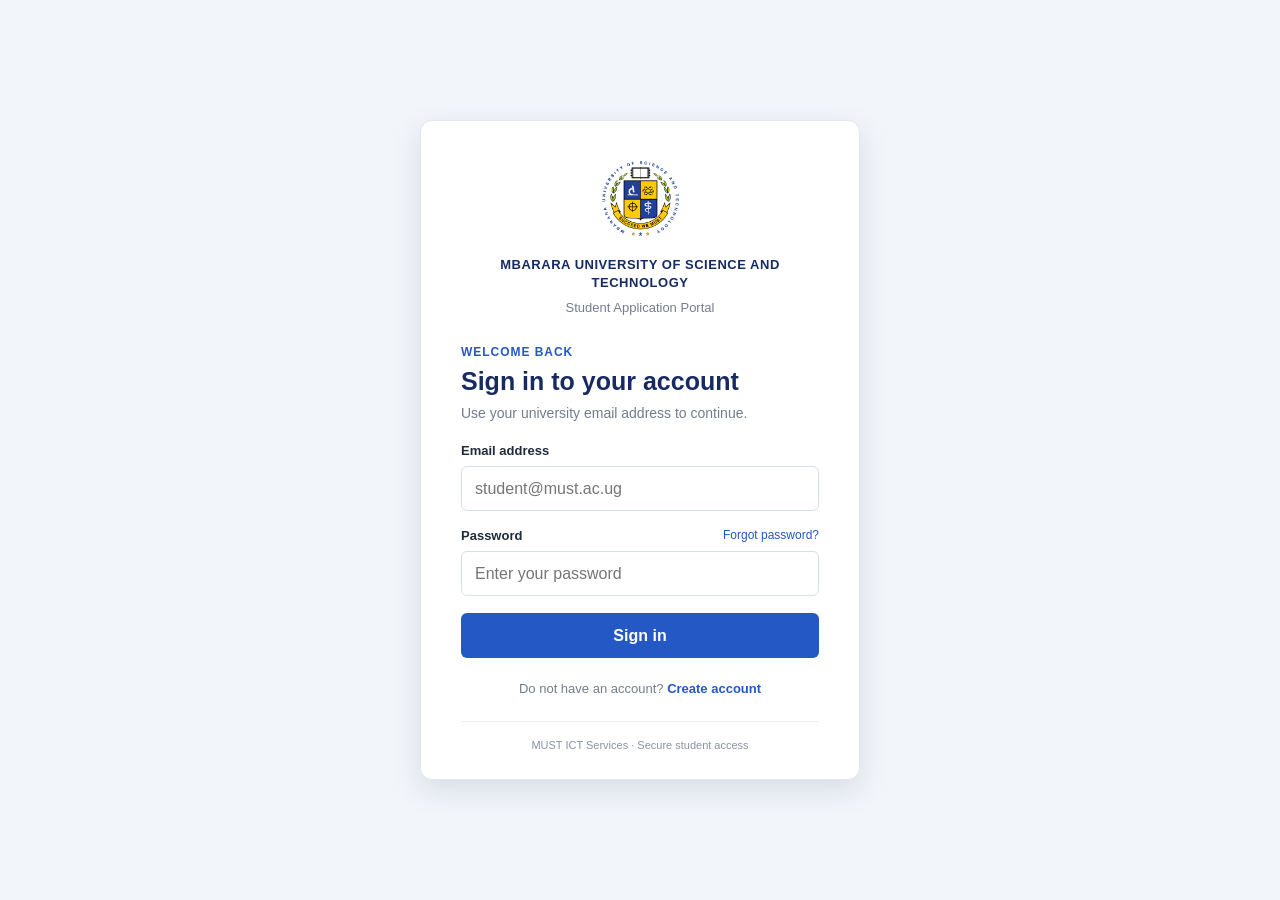
<file: index.html>
<!DOCTYPE html>
<html lang="en">
<head>
    <meta charset="UTF-8">
    <meta name="viewport" content="width=device-width, initial-scale=1.0">
    <title>MUST Login</title>
    <link rel="stylesheet" href="styles.css">
</head>
<body>
    <main class="page-container">
        <section class="auth-card">
            <img src="must-logo.png" alt="MUST university logo" class="university-logo">
            <h2>MBARARA UNIVERSITY OF SCIENCE AND TECHNOLOGY</h2>
            <p class="portal-name">Student Application Portal</p>

            <p class="eyebrow">WELCOME BACK</p>
            <h1>Sign in to your account</h1>
            <p class="help-text">Use your university email address to continue.</p>

            <form action="#" method="post">
                <label for="email">Email address</label>
                <input type="email" id="email" name="email" placeholder="student@must.ac.ug" required>

                <div class="password-row">
                    <label for="password">Password</label>
                    <a href="#">Forgot password?</a>
                </div>
                <input type="password" id="password" name="password" placeholder="Enter your password" required>

                <button type="submit">Sign in</button>
            </form>

            <p class="switch-text">Do not have an account? <a href="create-account.html">Create account</a></p>
            <p class="footer-text">MUST ICT Services · Secure student access</p>
        </section>
    </main>
</body>
</html>
</file>
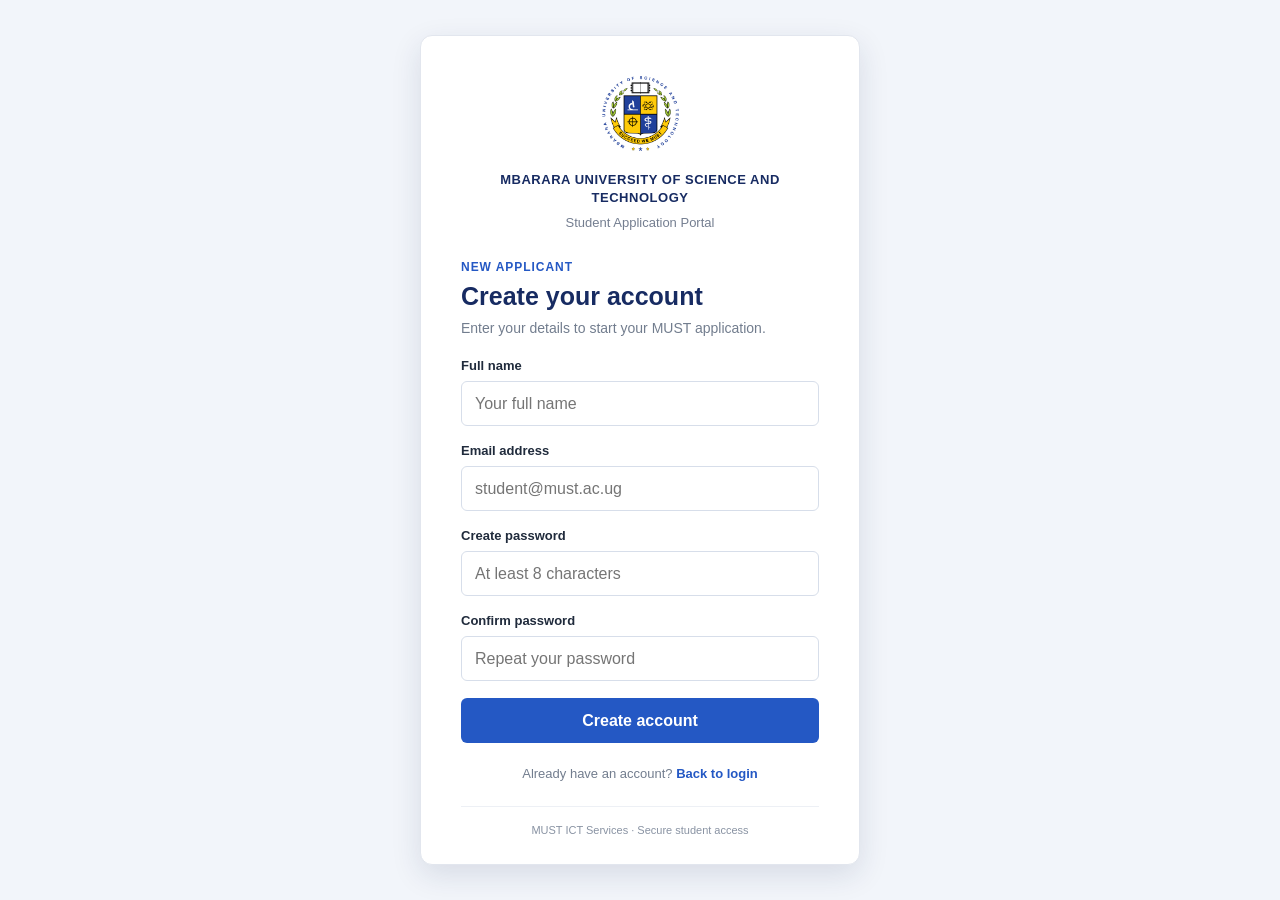
<file: create-account.html>
<!DOCTYPE html>
<html lang="en">
<head>
    <meta charset="UTF-8">
    <meta name="viewport" content="width=device-width, initial-scale=1.0">
    <title>Create Account | MUST</title>
    <link rel="stylesheet" href="styles.css">
</head>
<body>
    <main class="page-container">
        <section class="auth-card">
            <img src="must-logo.png" alt="MUST university logo" class="university-logo">
            <h2>MBARARA UNIVERSITY OF SCIENCE AND TECHNOLOGY</h2>
            <p class="portal-name">Student Application Portal</p>

            <p class="eyebrow">NEW APPLICANT</p>
            <h1>Create your account</h1>
            <p class="help-text">Enter your details to start your MUST application.</p>

            <form action="#" method="post">
                <label for="full-name">Full name</label>
                <input type="text" id="full-name" name="full-name" placeholder="Your full name" required>

                <label for="new-email">Email address</label>
                <input type="email" id="new-email" name="new-email" placeholder="student@must.ac.ug" required>

                <label for="new-password">Create password</label>
                <input type="password" id="new-password" name="new-password" placeholder="At least 8 characters" minlength="8" required>

                <label for="confirm-password">Confirm password</label>
                <input type="password" id="confirm-password" name="confirm-password" placeholder="Repeat your password" minlength="8" required>

                <button type="submit">Create account</button>
            </form>

            <p class="switch-text">Already have an account? <a href="index.html">Back to login</a></p>
            <p class="footer-text">MUST ICT Services · Secure student access</p>
        </section>
    </main>
</body>
</html>
</file>
<file: styles.css>
/* Shared styles for the MUST login and account pages. */

* { box-sizing: border-box; }

body {
    margin: 0;
    font-family: Arial, Helvetica, sans-serif;
    color: #202b3c;
    background: #f2f5fa;
}

.page-container {
    min-height: 100vh;
    display: flex;
    align-items: center;
    justify-content: center;
    padding: 30px 15px;
}

.auth-card {
    width: 100%;
    max-width: 440px;
    padding: 35px 40px 28px;
    background: white;
    border: 1px solid #e2e6ee;
    border-radius: 12px;
    box-shadow: 0 10px 30px rgba(25, 45, 85, 0.12);
}

.university-logo {
    display: block;
    width: 85px;
    height: 85px;
    margin: 0 auto 15px;
    object-fit: contain;
}

.auth-card h2 {
    max-width: 300px;
    margin: 0 auto;
    color: #172b62;
    text-align: center;
    font-size: 13px;
    line-height: 1.4;
    letter-spacing: .04em;
}

.portal-name {
    margin: 8px 0 30px;
    color: #747e90;
    text-align: center;
    font-size: 13px;
}

.eyebrow {
    margin: 0 0 8px;
    color: #2458c4;
    font-size: 12px;
    font-weight: bold;
    letter-spacing: .08em;
}

h1 { margin: 0; color: #172b62; font-size: 25px; }
.help-text { margin: 9px 0 22px; color: #727d8e; font-size: 14px; }

form label { display: block; margin-bottom: 8px; font-size: 13px; font-weight: bold; }
form input {
    width: 100%;
    height: 45px;
    margin-bottom: 17px;
    padding: 0 13px;
    border: 1px solid #d7deea;
    border-radius: 6px;
    font: inherit;
}

form input:focus { outline: 2px solid #2458c4; }
.password-row { display: flex; justify-content: space-between; }
.password-row a { margin-bottom: 8px; color: #2458c4; font-size: 12px; text-decoration: none; }

button {
    width: 100%;
    height: 45px;
    border: 0;
    border-radius: 6px;
    color: white;
    background: #2458c4;
    font: inherit;
    font-weight: bold;
    cursor: pointer;
}
button:hover { background: #173f98; }

.switch-text { margin: 23px 0 0; color: #727d8e; text-align: center; font-size: 13px; }
.switch-text a { color: #2458c4; font-weight: bold; text-decoration: none; }
.footer-text { margin: 25px 0 0; padding-top: 17px; border-top: 1px solid #edf0f5; color: #8993a3; text-align: center; font-size: 11px; }

@media (max-width: 480px) {
    .auth-card { padding: 28px 22px 24px; }
    h1 { font-size: 22px; }
}
</file>
